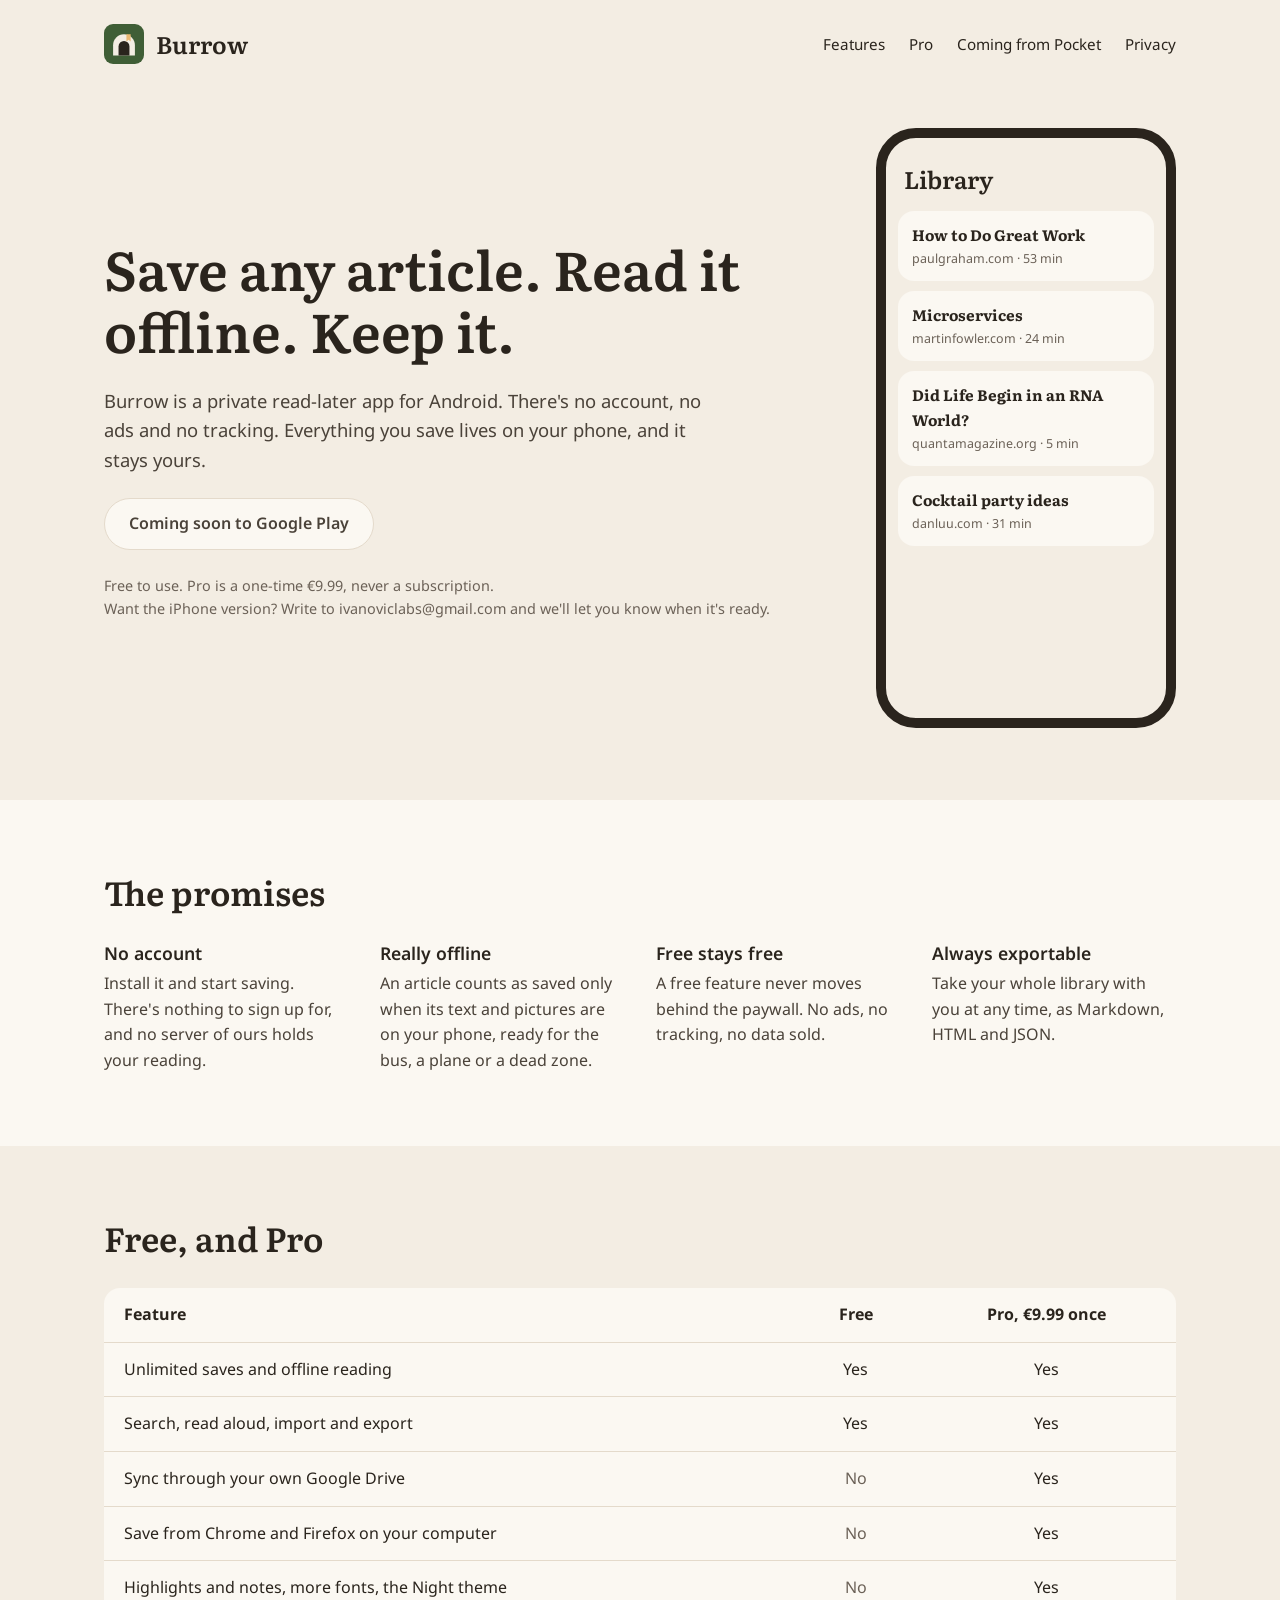
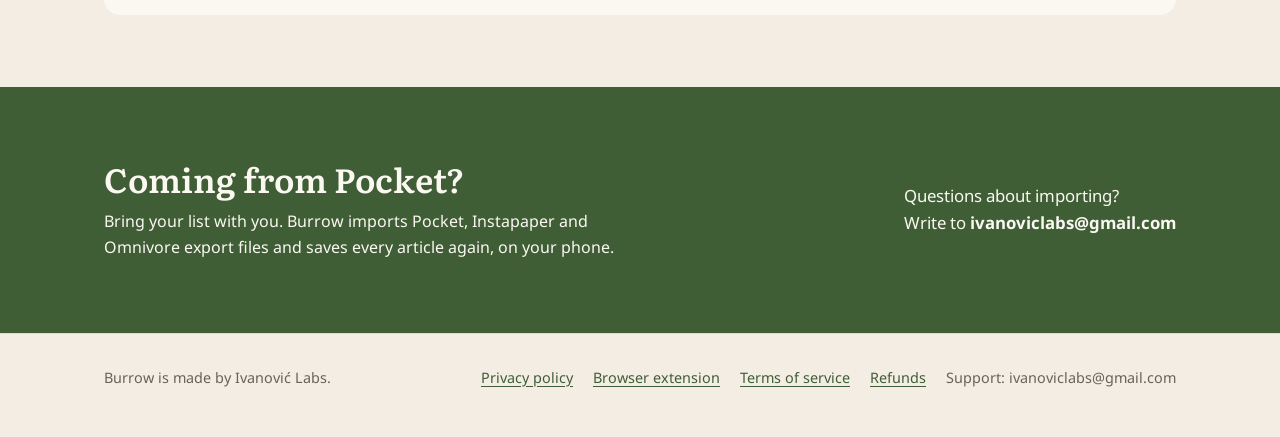
<file: index.html>
<!doctype html>
<html lang="en">
<head>
<meta charset="utf-8">
<meta name="viewport" content="width=device-width, initial-scale=1">
<title>Burrow: Read Later, Offline</title>
<meta name="description" content="A private read-later app for Android. Save any article, read it offline, keep your library. No account, no ads, no tracking.">
<link rel="icon" href="data:image/svg+xml,%3Csvg xmlns=%22http://www.w3.org/2000/svg%22 viewBox=%220 0 132 132%22%3E%3Crect width=%22132%22 height=%22132%22 rx=%2230%22 fill=%22%233F5E36%22/%3E%3Cpath d=%22M30 104 V70 a36 36 0 0 1 72 0 V104 Z%22 fill=%22%23F3EDE3%22/%3E%3Cpath d=%22M48 104 V74 a18 18 0 0 1 36 0 V104 Z%22 fill=%22%232A241D%22/%3E%3Cpath d=%22M74 34 h14 v24 l-7 -6 l-7 6 Z%22 fill=%22%23E9B872%22/%3E%3C/svg%3E">
<link rel="canonical" href="https://burrowreader.com/">
<link rel="stylesheet" href="style.css">
</head>
<body>
<header class="site-header"><div class="wrap"><a class="brand" href="./"><svg width="40" height="40" viewBox="0 0 132 132" aria-hidden="true"><rect width="132" height="132" rx="30" fill="#3F5E36"/><path d="M30 104 V70 a36 36 0 0 1 72 0 V104 Z" fill="#F3EDE3"/><path d="M48 104 V74 a18 18 0 0 1 36 0 V104 Z" fill="#2A241D"/><path d="M74 34 h14 v24 l-7 -6 l-7 6 Z" fill="#E9B872"/></svg><span>Burrow</span></a><nav class="site-nav" aria-label="Site"><a href="./#promises">Features</a><a href="./#pro">Pro</a><a href="./#pocket">Coming from Pocket</a><a href="privacy.html">Privacy</a></nav></div></header>
<main>
<section class="hero">
<div class="wrap">
<div class="hero-text">
<h1>Save any article. Read it offline. Keep it.</h1>
<p class="lede">Burrow is a private read-later app for Android. There's no account, no ads and no tracking. Everything you save lives on your phone, and it stays yours.</p>
<div class="actions">
<span class="status">Coming soon to Google Play</span>
</div>
<p class="small">Free to use. Pro is a one-time €9.99, never a subscription.<br>Want the iPhone version? Write to ivanoviclabs@gmail.com and we'll let you know when it's ready.</p>
</div>
<div class="phone" role="img" aria-label="Burrow's library on a phone, showing saved articles with their site and reading time">
<p class="phone-title">Library</p>
<div class="phone-rows">
<div class="row"><b>How to Do Great Work</b><span>paulgraham.com · 53 min</span></div>
<div class="row"><b>Microservices</b><span>martinfowler.com · 24 min</span></div>
<div class="row"><b>Did Life Begin in an RNA World?</b><span>quantamagazine.org · 5 min</span></div>
<div class="row"><b>Cocktail party ideas</b><span>danluu.com · 31 min</span></div>
</div>
</div>
</div>
</section>

<section class="section band" id="promises">
<div class="wrap">
<h2>The promises</h2>
<div class="promises">
<div><h3>No account</h3><p>Install it and start saving. There's nothing to sign up for, and no server of ours holds your reading.</p></div>
<div><h3>Really offline</h3><p>An article counts as saved only when its text and pictures are on your phone, ready for the bus, a plane or a dead zone.</p></div>
<div><h3>Free stays free</h3><p>A free feature never moves behind the paywall. No ads, no tracking, no data sold.</p></div>
<div><h3>Always exportable</h3><p>Take your whole library with you at any time, as Markdown, HTML and JSON.</p></div>
</div>
</div>
</section>

<section class="section" id="pro">
<div class="wrap">
<h2>Free, and Pro</h2>
<div class="table-box">
<table>
<thead><tr><th scope="col">Feature</th><th scope="col">Free</th><th scope="col">Pro, €9.99 once</th></tr></thead>
<tbody>
<tr><td>Unlimited saves and offline reading</td><td>Yes</td><td>Yes</td></tr>
<tr><td>Search, read aloud, import and export</td><td>Yes</td><td>Yes</td></tr>
<tr><td>Sync through your own Google Drive</td><td class="no">No</td><td>Yes</td></tr>
<tr><td>Save from Chrome and Firefox on your computer</td><td class="no">No</td><td>Yes</td></tr>
<tr><td>Highlights and notes, more fonts, the Night theme</td><td class="no">No</td><td>Yes</td></tr>
</tbody>
</table>
</div>
</div>
</section>

<section class="section moss-band" id="pocket">
<div class="wrap">
<div>
<h2>Coming from Pocket?</h2>
<p>Bring your list with you. Burrow imports Pocket, Instapaper and Omnivore export files and saves every article again, on your phone.</p>
</div>
<p class="contact">Questions about importing?<br>Write to <strong>ivanoviclabs@gmail.com</strong></p>
</div>
</section>
</main>
<footer class="site-footer"><div class="wrap"><span>Burrow is made by Ivanović Labs.</span><nav aria-label="Footer"><a href="privacy.html">Privacy policy</a><a href="extension/">Browser extension</a><a href="terms.html">Terms of service</a><a href="refunds.html">Refunds</a><span>Support: ivanoviclabs@gmail.com</span></nav></div></footer>
</body>
</html>
</file>
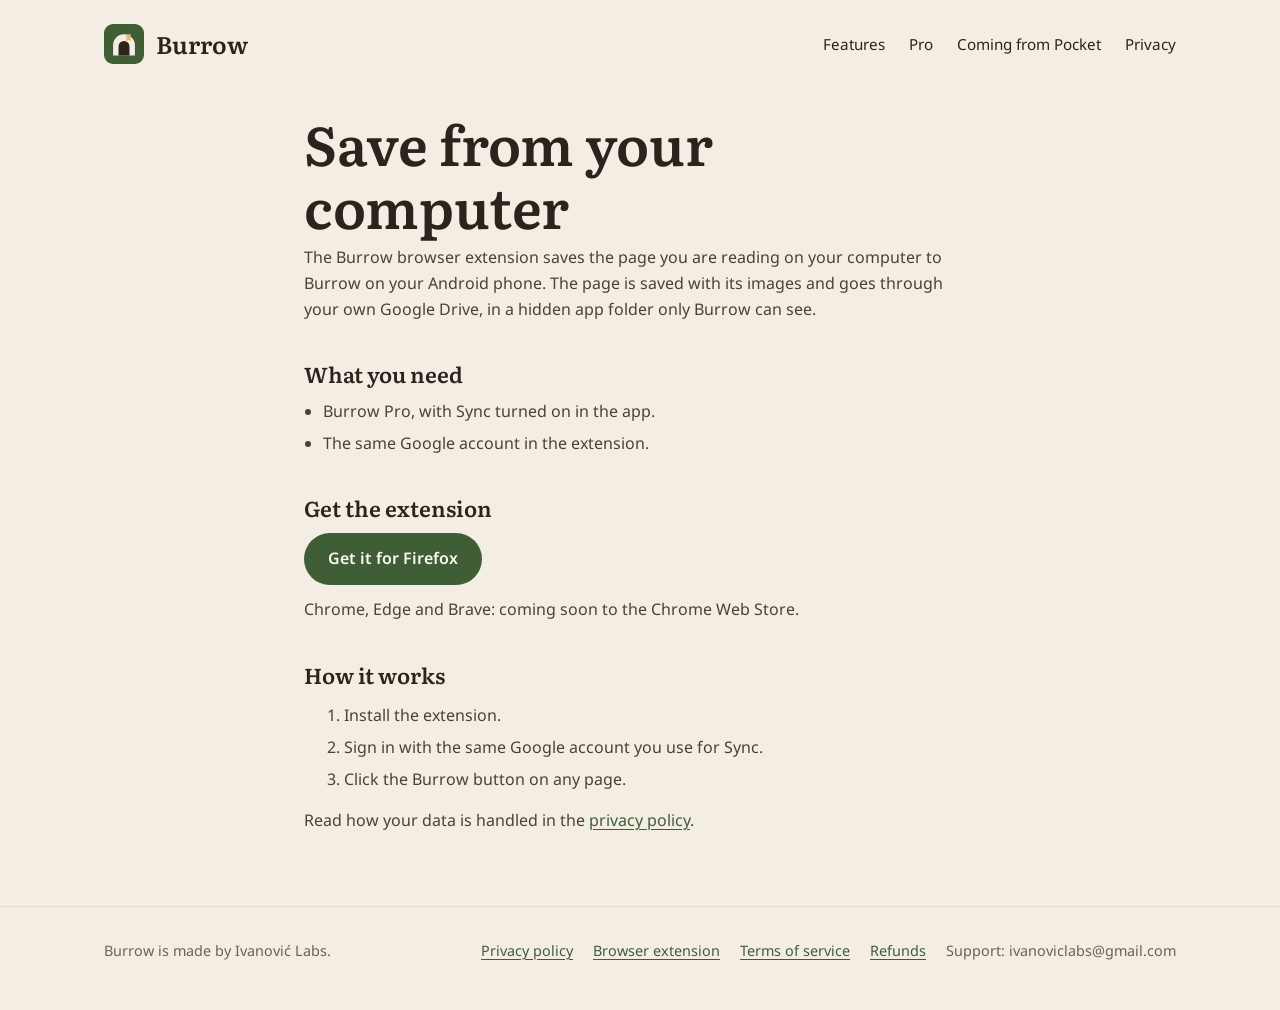
<file: extension/index.html>
<!doctype html>
<html lang="en">
<head>
<meta charset="utf-8">
<meta name="viewport" content="width=device-width, initial-scale=1">
<title>Save from your computer · Burrow</title>
<link rel="icon" href="data:image/svg+xml,%3Csvg xmlns=%22http://www.w3.org/2000/svg%22 viewBox=%220 0 132 132%22%3E%3Crect width=%22132%22 height=%22132%22 rx=%2230%22 fill=%22%233F5E36%22/%3E%3Cpath d=%22M30 104 V70 a36 36 0 0 1 72 0 V104 Z%22 fill=%22%23F3EDE3%22/%3E%3Cpath d=%22M48 104 V74 a18 18 0 0 1 36 0 V104 Z%22 fill=%22%232A241D%22/%3E%3Cpath d=%22M74 34 h14 v24 l-7 -6 l-7 6 Z%22 fill=%22%23E9B872%22/%3E%3C/svg%3E">
<link rel="canonical" href="https://burrowreader.com/extension/">
<link rel="stylesheet" href="/style.css">
</head>
<body>
<header class="site-header"><div class="wrap"><a class="brand" href="/"><svg width="40" height="40" viewBox="0 0 132 132" aria-hidden="true"><rect width="132" height="132" rx="30" fill="#3F5E36"/><path d="M30 104 V70 a36 36 0 0 1 72 0 V104 Z" fill="#F3EDE3"/><path d="M48 104 V74 a18 18 0 0 1 36 0 V104 Z" fill="#2A241D"/><path d="M74 34 h14 v24 l-7 -6 l-7 6 Z" fill="#E9B872"/></svg><span>Burrow</span></a><nav class="site-nav" aria-label="Site"><a href="/#promises">Features</a><a href="/#pro">Pro</a><a href="/#pocket">Coming from Pocket</a><a href="/privacy.html">Privacy</a></nav></div></header>
<main class="doc"><div class="wrap narrow">
<h1>Save from your computer</h1>
<p>The Burrow browser extension saves the page you are reading on your computer to Burrow on your Android phone. The page is saved with its images and goes through your own Google Drive, in a hidden app folder only Burrow can see.</p>
<h2>What you need</h2>
<ul>
<li>Burrow Pro, with Sync turned on in the app.</li>
<li>The same Google account in the extension.</li>
</ul>
<h2>Get the extension</h2>
<p><a class="button button-primary" href="https://addons.mozilla.org/firefox/addon/burrow/">Get it for Firefox</a></p>
<p>Chrome, Edge and Brave: coming soon to the Chrome Web Store.</p>
<h2>How it works</h2>
<ol>
<li>Install the extension.</li>
<li>Sign in with the same Google account you use for Sync.</li>
<li>Click the Burrow button on any page.</li>
</ol>
<p>Read how your data is handled in the <a href="/privacy.html">privacy policy</a>.</p>
</div></main>
<footer class="site-footer"><div class="wrap"><span>Burrow is made by Ivanović Labs.</span><nav aria-label="Footer"><a href="/privacy.html">Privacy policy</a><a href="/extension/">Browser extension</a><a href="/terms.html">Terms of service</a><a href="/refunds.html">Refunds</a><span>Support: ivanoviclabs@gmail.com</span></nav></div></footer>
</body>
</html>
</file>
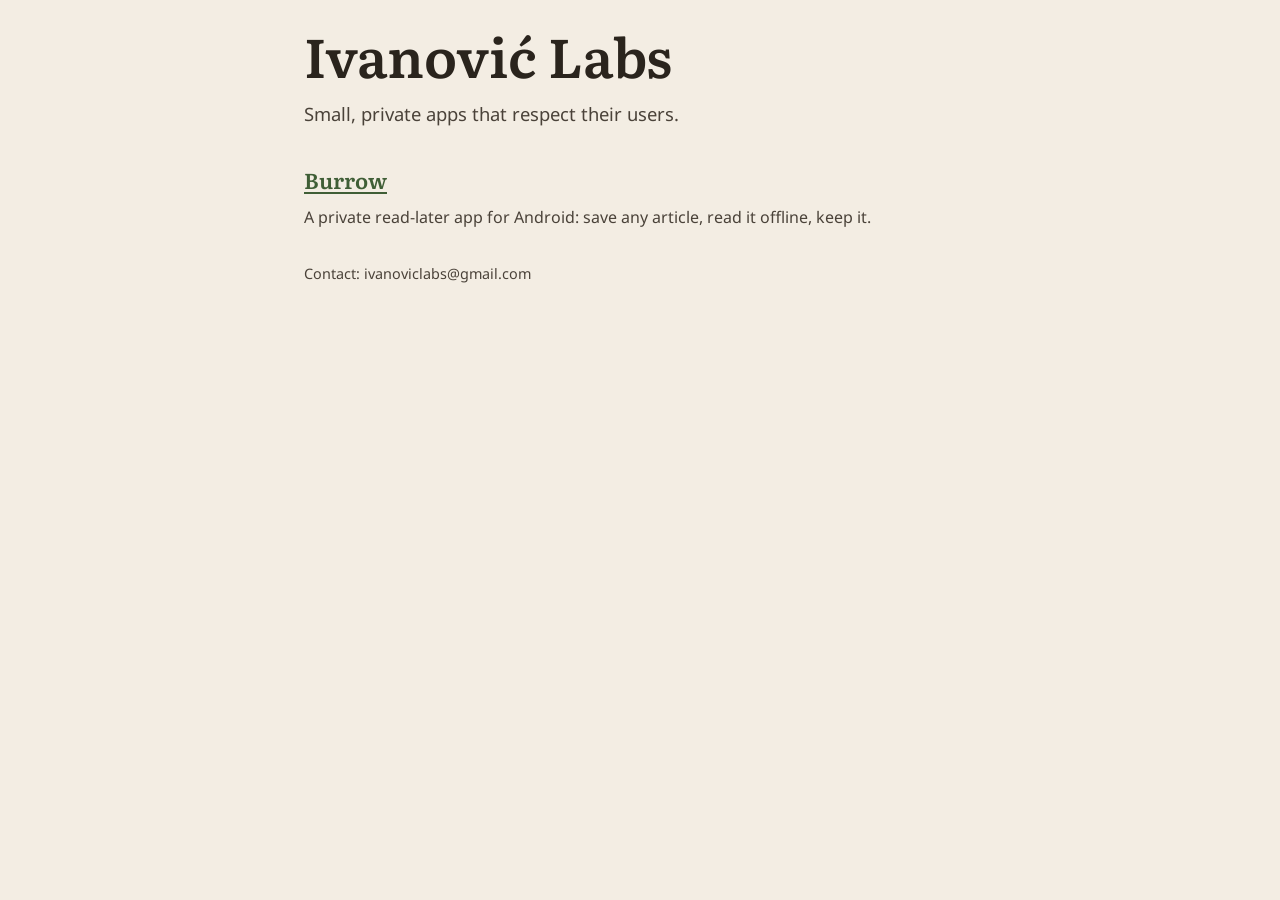
<file: labs/index.html>
<!doctype html>
<html lang="en">
<head>
<meta charset="utf-8">
<meta name="viewport" content="width=device-width, initial-scale=1">
<title>Ivanović Labs</title>
<link rel="canonical" href="https://burrowreader.com/labs/">
<link rel="stylesheet" href="/style.css">
</head>
<body>
<main class="doc"><div class="wrap narrow">
<h1>Ivanović Labs</h1>
<p class="lede" style="margin-top:12px">Small, private apps that respect their users.</p>
<h2><a href="/">Burrow</a></h2>
<p>A private read-later app for Android: save any article, read it offline, keep it.</p>
<p class="small" style="margin-top:32px">Contact: ivanoviclabs@gmail.com</p>
</div></main>
</body>
</html>
</file>
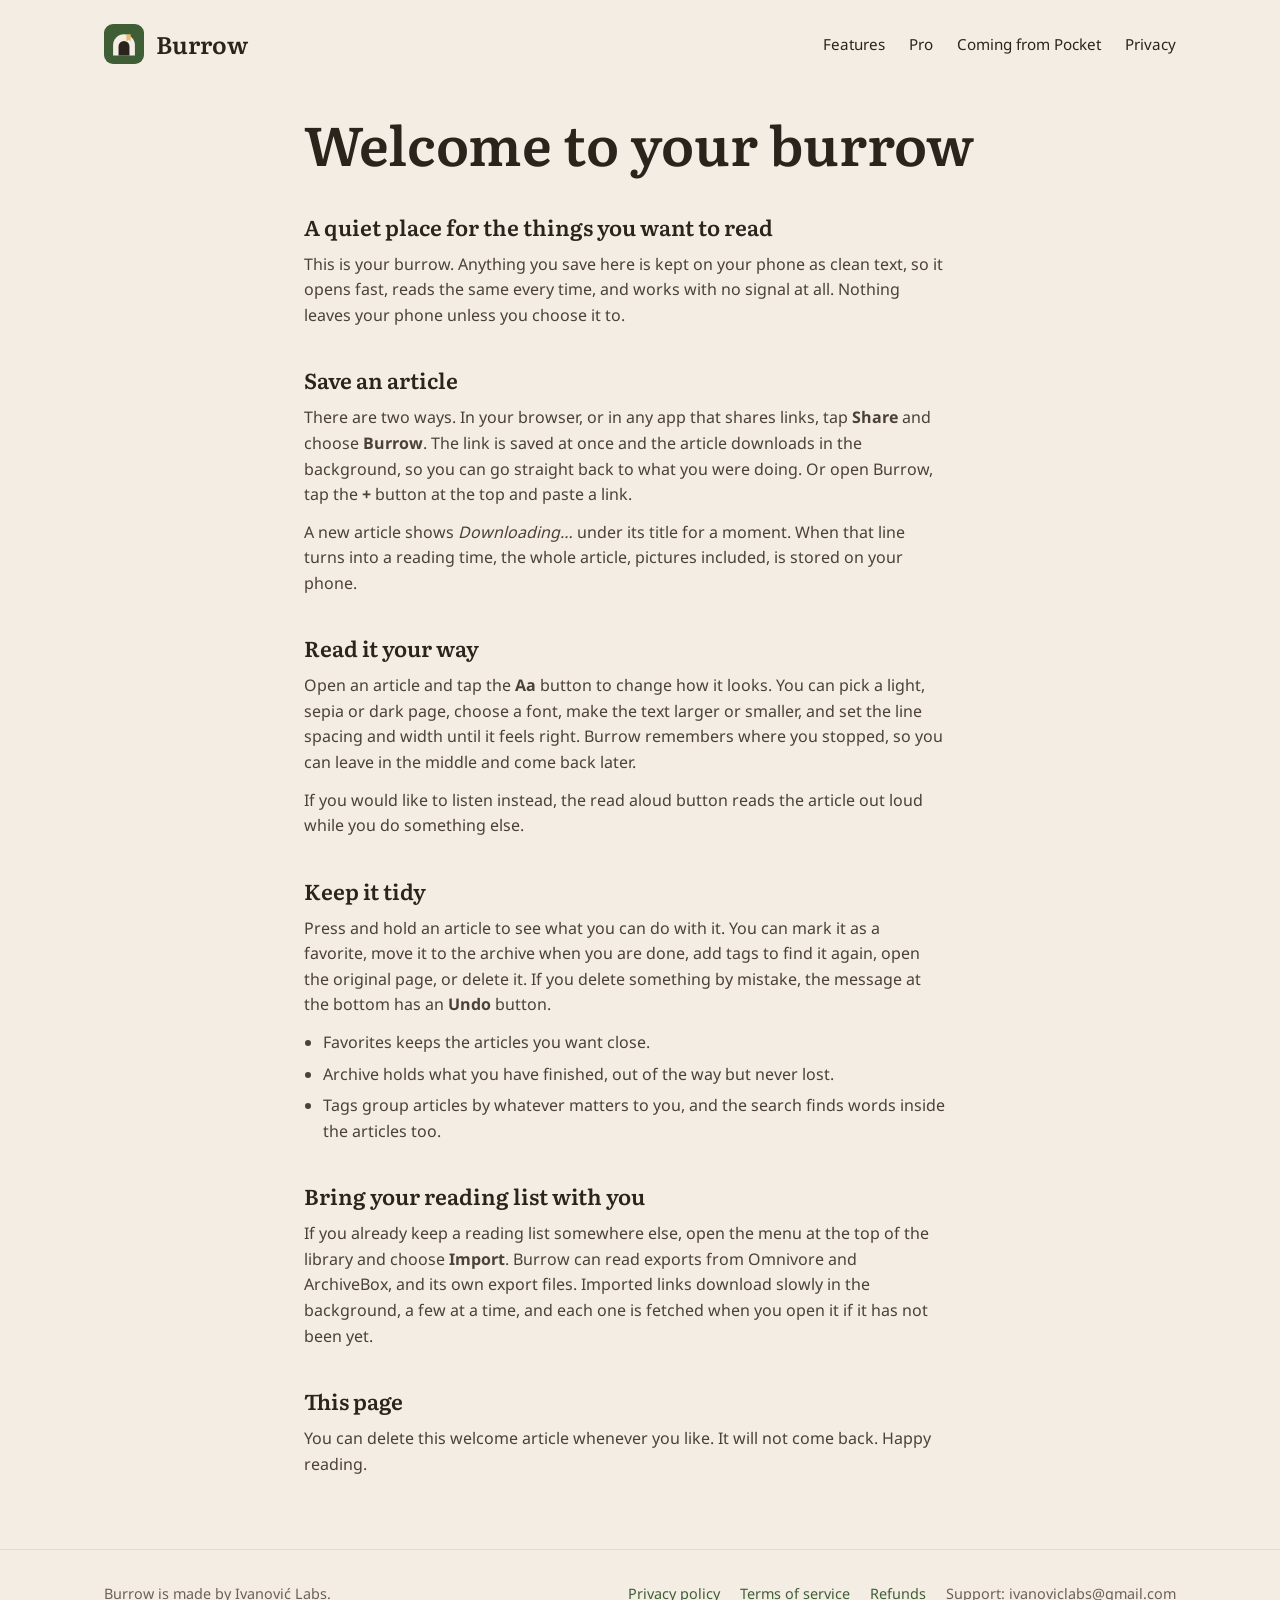
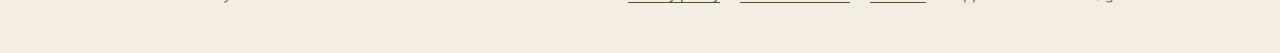
<file: welcome/index.html>
<!doctype html>
<html lang="en">
<head>
<meta charset="utf-8">
<meta name="viewport" content="width=device-width, initial-scale=1">
<title>Welcome to your burrow · Burrow</title>
<link rel="icon" href="data:image/svg+xml,%3Csvg xmlns=%22http://www.w3.org/2000/svg%22 viewBox=%220 0 132 132%22%3E%3Crect width=%22132%22 height=%22132%22 rx=%2230%22 fill=%22%233F5E36%22/%3E%3Cpath d=%22M30 104 V70 a36 36 0 0 1 72 0 V104 Z%22 fill=%22%23F3EDE3%22/%3E%3Cpath d=%22M48 104 V74 a18 18 0 0 1 36 0 V104 Z%22 fill=%22%232A241D%22/%3E%3Cpath d=%22M74 34 h14 v24 l-7 -6 l-7 6 Z%22 fill=%22%23E9B872%22/%3E%3C/svg%3E">
<link rel="canonical" href="https://burrowreader.com/welcome/">
<link rel="stylesheet" href="/style.css">
</head>
<body>
<header class="site-header"><div class="wrap"><a class="brand" href="/"><svg width="40" height="40" viewBox="0 0 132 132" aria-hidden="true"><rect width="132" height="132" rx="30" fill="#3F5E36"/><path d="M30 104 V70 a36 36 0 0 1 72 0 V104 Z" fill="#F3EDE3"/><path d="M48 104 V74 a18 18 0 0 1 36 0 V104 Z" fill="#2A241D"/><path d="M74 34 h14 v24 l-7 -6 l-7 6 Z" fill="#E9B872"/></svg><span>Burrow</span></a><nav class="site-nav" aria-label="Site"><a href="/#promises">Features</a><a href="/#pro">Pro</a><a href="/#pocket">Coming from Pocket</a><a href="/privacy.html">Privacy</a></nav></div></header>
<main class="doc"><div class="wrap narrow">
<h1>Welcome to your burrow</h1>
<h2>A quiet place for the things you want to read</h2>
<p>This is your burrow. Anything you save here is kept on your phone as clean text, so it opens fast, reads the same every time, and works with no signal at all. Nothing leaves your phone unless you choose it to.</p>
<h2>Save an article</h2>
<p>There are two ways. In your browser, or in any app that shares links, tap <strong>Share</strong> and choose <strong>Burrow</strong>. The link is saved at once and the article downloads in the background, so you can go straight back to what you were doing. Or open Burrow, tap the <strong>+</strong> button at the top and paste a link.</p>
<p>A new article shows <em>Downloading…</em> under its title for a moment. When that line turns into a reading time, the whole article, pictures included, is stored on your phone.</p>
<h2>Read it your way</h2>
<p>Open an article and tap the <strong>Aa</strong> button to change how it looks. You can pick a light, sepia or dark page, choose a font, make the text larger or smaller, and set the line spacing and width until it feels right. Burrow remembers where you stopped, so you can leave in the middle and come back later.</p>
<p>If you would like to listen instead, the read aloud button reads the article out loud while you do something else.</p>
<h2>Keep it tidy</h2>
<p>Press and hold an article to see what you can do with it. You can mark it as a favorite, move it to the archive when you are done, add tags to find it again, open the original page, or delete it. If you delete something by mistake, the message at the bottom has an <strong>Undo</strong> button.</p>
<ul>
<li>Favorites keeps the articles you want close.</li>
<li>Archive holds what you have finished, out of the way but never lost.</li>
<li>Tags group articles by whatever matters to you, and the search finds words inside the articles too.</li>
</ul>
<h2>Bring your reading list with you</h2>
<p>If you already keep a reading list somewhere else, open the menu at the top of the library and choose <strong>Import</strong>. Burrow can read exports from Omnivore and ArchiveBox, and its own export files. Imported links download slowly in the background, a few at a time, and each one is fetched when you open it if it has not been yet.</p>
<h2>This page</h2>
<p>You can delete this welcome article whenever you like. It will not come back. Happy reading.</p>
</div></main>
<footer class="site-footer"><div class="wrap"><span>Burrow is made by Ivanović Labs.</span><nav aria-label="Footer"><a href="/privacy.html">Privacy policy</a><a href="/terms.html">Terms of service</a><a href="/refunds.html">Refunds</a><span>Support: ivanoviclabs@gmail.com</span></nav></div></footer>
</body>
</html>
</file>
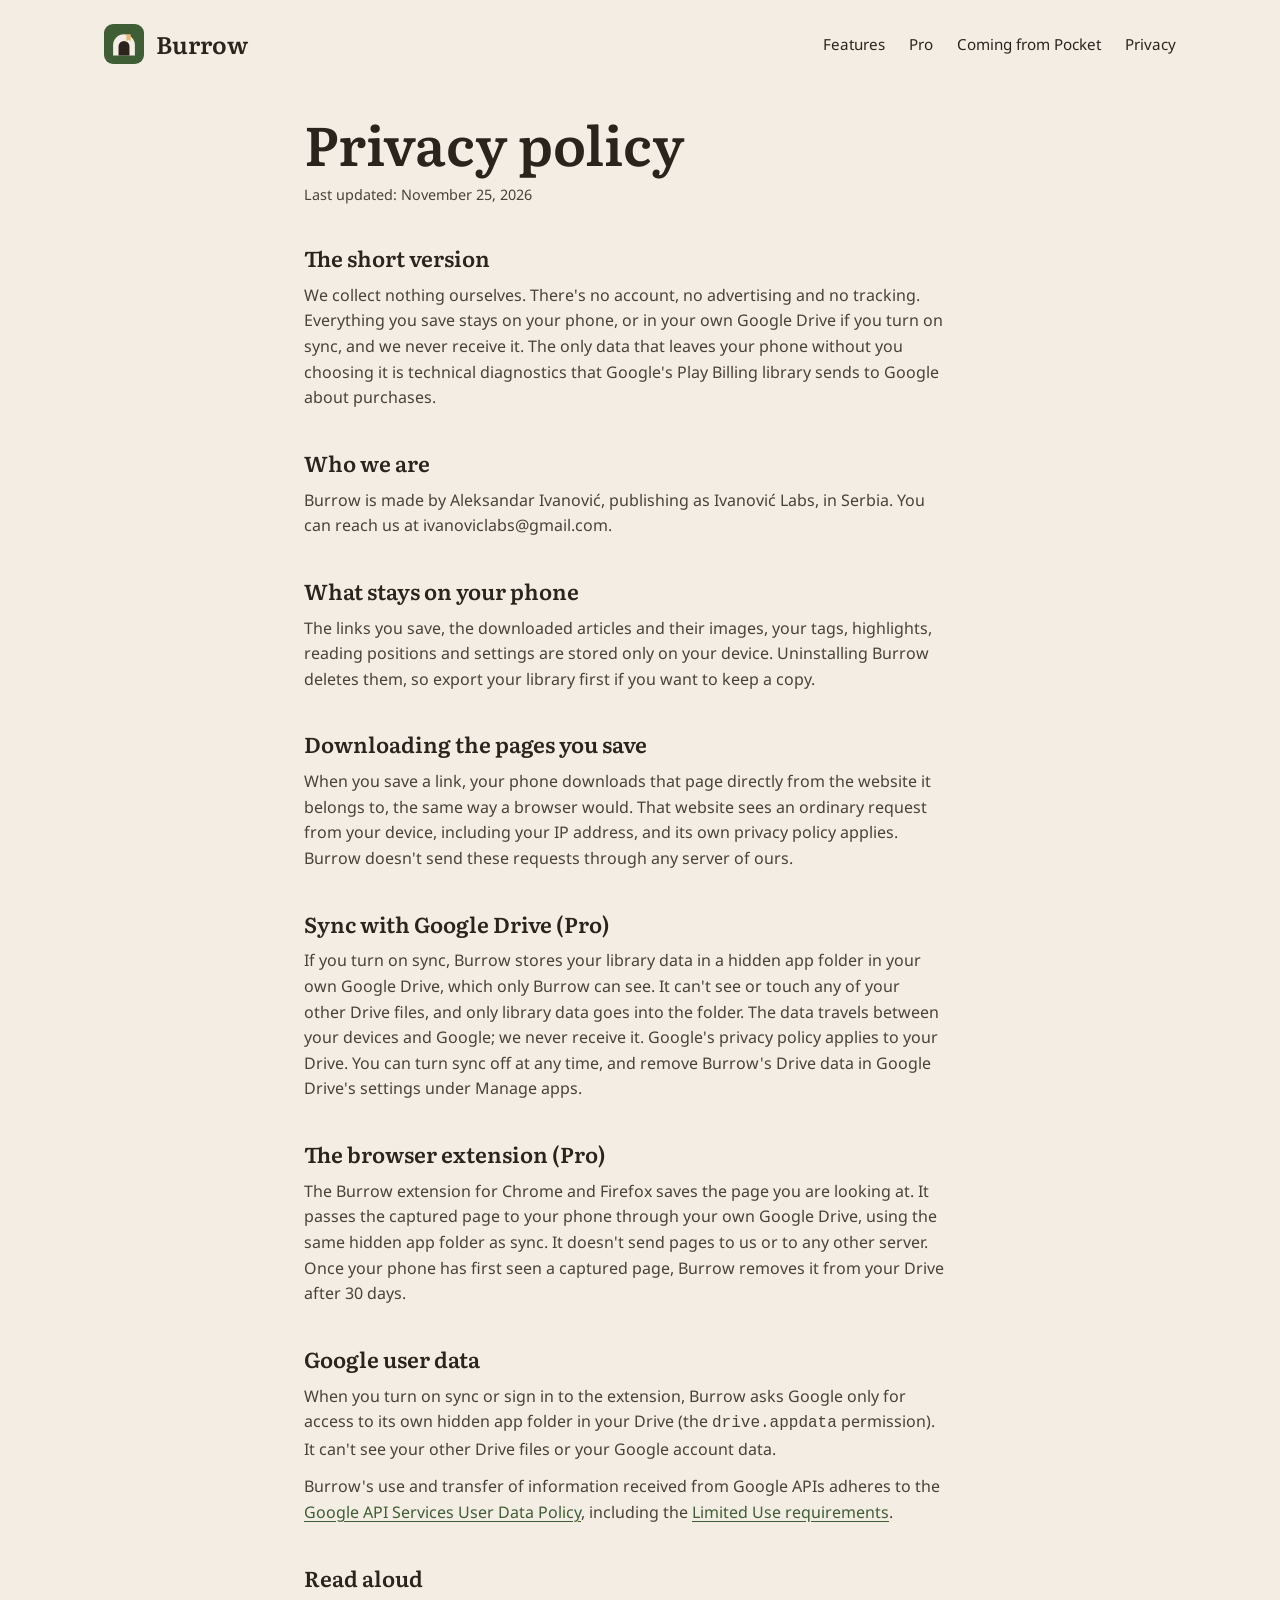
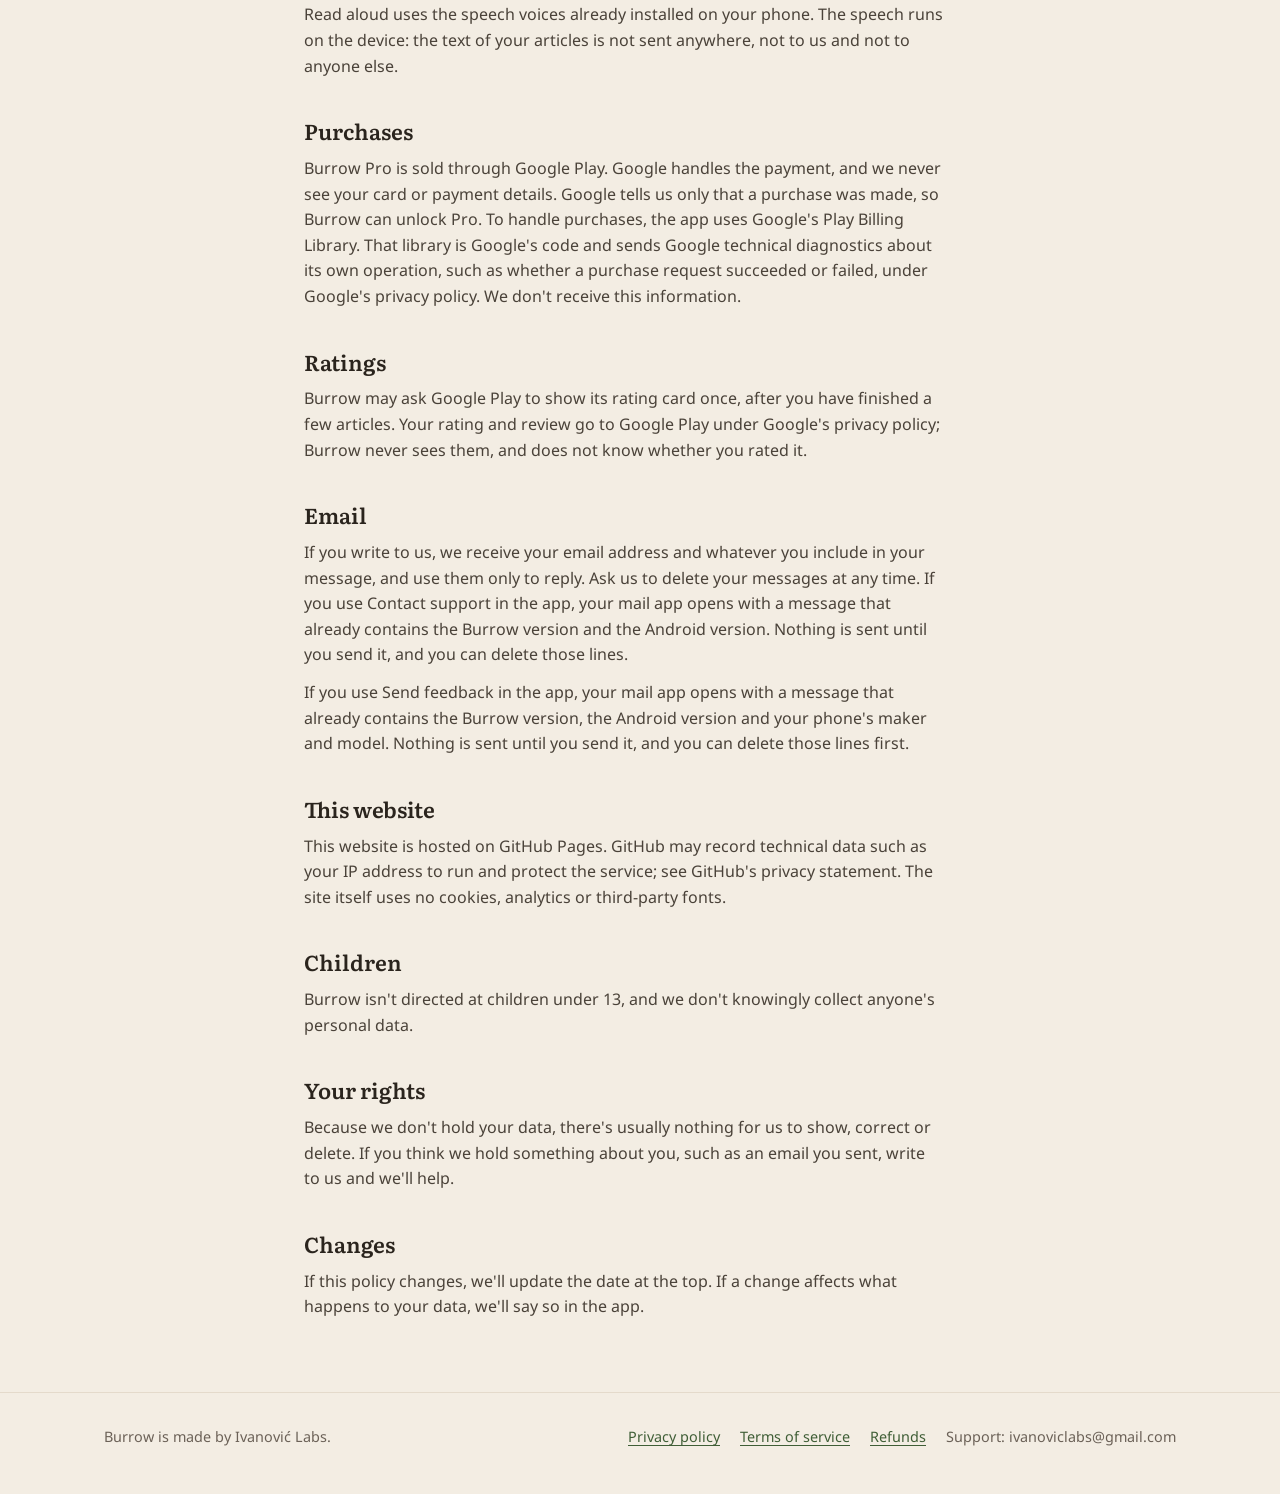
<file: privacy.html>
<!doctype html>
<html lang="en">
<head>
<meta charset="utf-8">
<meta name="viewport" content="width=device-width, initial-scale=1">
<title>Privacy policy · Burrow</title>
<link rel="icon" href="data:image/svg+xml,%3Csvg xmlns=%22http://www.w3.org/2000/svg%22 viewBox=%220 0 132 132%22%3E%3Crect width=%22132%22 height=%22132%22 rx=%2230%22 fill=%22%233F5E36%22/%3E%3Cpath d=%22M30 104 V70 a36 36 0 0 1 72 0 V104 Z%22 fill=%22%23F3EDE3%22/%3E%3Cpath d=%22M48 104 V74 a18 18 0 0 1 36 0 V104 Z%22 fill=%22%232A241D%22/%3E%3Cpath d=%22M74 34 h14 v24 l-7 -6 l-7 6 Z%22 fill=%22%23E9B872%22/%3E%3C/svg%3E">
<link rel="canonical" href="https://burrowreader.com/privacy.html">
<link rel="stylesheet" href="style.css">
</head>
<body>
<header class="site-header"><div class="wrap"><a class="brand" href="./"><svg width="40" height="40" viewBox="0 0 132 132" aria-hidden="true"><rect width="132" height="132" rx="30" fill="#3F5E36"/><path d="M30 104 V70 a36 36 0 0 1 72 0 V104 Z" fill="#F3EDE3"/><path d="M48 104 V74 a18 18 0 0 1 36 0 V104 Z" fill="#2A241D"/><path d="M74 34 h14 v24 l-7 -6 l-7 6 Z" fill="#E9B872"/></svg><span>Burrow</span></a><nav class="site-nav" aria-label="Site"><a href="./#promises">Features</a><a href="./#pro">Pro</a><a href="./#pocket">Coming from Pocket</a><a href="privacy.html">Privacy</a></nav></div></header>
<main class="doc"><div class="wrap narrow">
<h1>Privacy policy</h1>
<p class="small">Last updated: November 25, 2026</p>

<h2>The short version</h2>
<p>We collect nothing ourselves. There's no account, no advertising and no tracking. Everything you save stays on your phone, or in your own Google Drive if you turn on sync, and we never receive it. The only data that leaves your phone without you choosing it is technical diagnostics that Google's Play Billing library sends to Google about purchases.</p>

<h2>Who we are</h2>
<p>Burrow is made by Aleksandar Ivanović, publishing as Ivanović Labs, in Serbia. You can reach us at ivanoviclabs@gmail.com.</p>

<h2>What stays on your phone</h2>
<p>The links you save, the downloaded articles and their images, your tags, highlights, reading positions and settings are stored only on your device. Uninstalling Burrow deletes them, so export your library first if you want to keep a copy.</p>

<h2>Downloading the pages you save</h2>
<p>When you save a link, your phone downloads that page directly from the website it belongs to, the same way a browser would. That website sees an ordinary request from your device, including your IP address, and its own privacy policy applies. Burrow doesn't send these requests through any server of ours.</p>

<h2>Sync with Google Drive (Pro)</h2>
<p>If you turn on sync, Burrow stores your library data in a hidden app folder in your own Google Drive, which only Burrow can see. It can't see or touch any of your other Drive files, and only library data goes into the folder. The data travels between your devices and Google; we never receive it. Google's privacy policy applies to your Drive. You can turn sync off at any time, and remove Burrow's Drive data in Google Drive's settings under Manage apps.</p>

<h2>The browser extension (Pro)</h2>
<p>The Burrow extension for Chrome and Firefox saves the page you are looking at. It passes the captured page to your phone through your own Google Drive, using the same hidden app folder as sync. It doesn't send pages to us or to any other server. Once your phone has first seen a captured page, Burrow removes it from your Drive after 30 days.</p>

<h2>Google user data</h2>
<p>When you turn on sync or sign in to the extension, Burrow asks Google only for access to its own hidden app folder in your Drive (the <code>drive.appdata</code> permission). It can't see your other Drive files or your Google account data.</p>
<p>Burrow's use and transfer of information received from Google APIs adheres to the <a href="https://developers.google.com/terms/api-services-user-data-policy">Google API Services User Data Policy</a>, including the <a href="https://developers.google.com/terms/api-services-user-data-policy#limited-use">Limited Use requirements</a>.</p>

<h2>Read aloud</h2>
<p>Read aloud uses the speech voices already installed on your phone. The speech runs on the device: the text of your articles is not sent anywhere, not to us and not to anyone else.</p>

<h2>Purchases</h2>
<p>Burrow Pro is sold through Google Play. Google handles the payment, and we never see your card or payment details. Google tells us only that a purchase was made, so Burrow can unlock Pro. To handle purchases, the app uses Google's Play Billing Library. That library is Google's code and sends Google technical diagnostics about its own operation, such as whether a purchase request succeeded or failed, under Google's privacy policy. We don't receive this information.</p>

<h2>Ratings</h2>
<p>Burrow may ask Google Play to show its rating card once, after you have finished a few articles. Your rating and review go to Google Play under Google's privacy policy; Burrow never sees them, and does not know whether you rated it.</p>

<h2>Email</h2>
<p>If you write to us, we receive your email address and whatever you include in your message, and use them only to reply. Ask us to delete your messages at any time. If you use Contact support in the app, your mail app opens with a message that already contains the Burrow version and the Android version. Nothing is sent until you send it, and you can delete those lines.</p>
<p>If you use Send feedback in the app, your mail app opens with a message that already contains the Burrow version, the Android version and your phone's maker and model. Nothing is sent until you send it, and you can delete those lines first.</p>

<h2>This website</h2>
<p>This website is hosted on GitHub Pages. GitHub may record technical data such as your IP address to run and protect the service; see GitHub's privacy statement. The site itself uses no cookies, analytics or third-party fonts.</p>

<h2>Children</h2>
<p>Burrow isn't directed at children under 13, and we don't knowingly collect anyone's personal data.</p>

<h2>Your rights</h2>
<p>Because we don't hold your data, there's usually nothing for us to show, correct or delete. If you think we hold something about you, such as an email you sent, write to us and we'll help.</p>

<h2>Changes</h2>
<p>If this policy changes, we'll update the date at the top. If a change affects what happens to your data, we'll say so in the app.</p>
</div></main>
<footer class="site-footer"><div class="wrap"><span>Burrow is made by Ivanović Labs.</span><nav aria-label="Footer"><a href="privacy.html">Privacy policy</a><a href="terms.html">Terms of service</a><a href="refunds.html">Refunds</a><span>Support: ivanoviclabs@gmail.com</span></nav></div></footer>
</body>
</html>
</file>
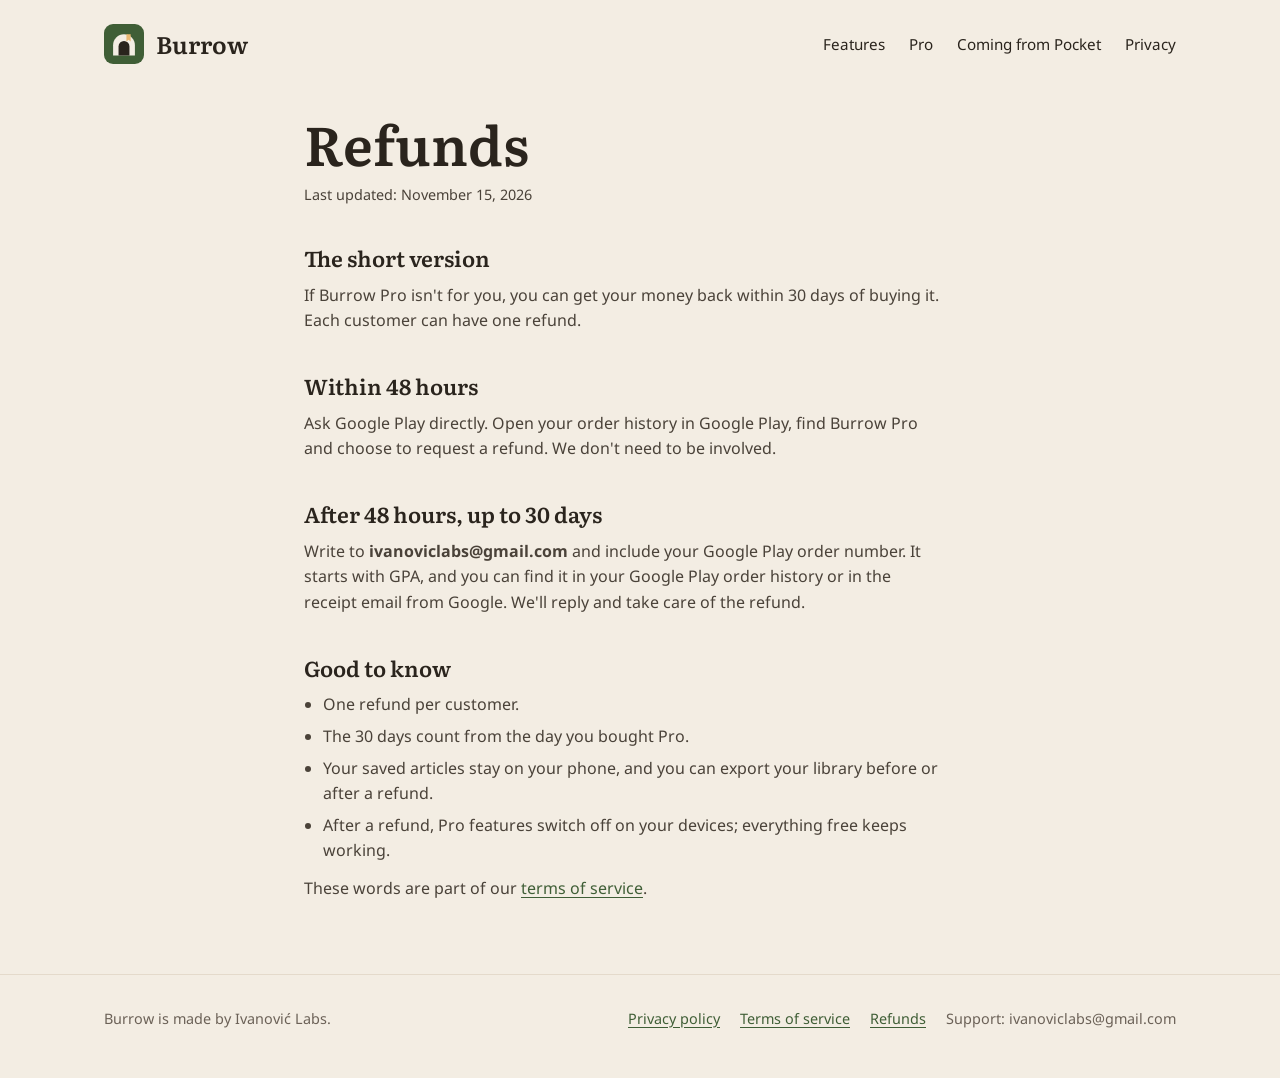
<file: refunds.html>
<!doctype html>
<html lang="en">
<head>
<meta charset="utf-8">
<meta name="viewport" content="width=device-width, initial-scale=1">
<title>Refunds · Burrow</title>
<link rel="icon" href="data:image/svg+xml,%3Csvg xmlns=%22http://www.w3.org/2000/svg%22 viewBox=%220 0 132 132%22%3E%3Crect width=%22132%22 height=%22132%22 rx=%2230%22 fill=%22%233F5E36%22/%3E%3Cpath d=%22M30 104 V70 a36 36 0 0 1 72 0 V104 Z%22 fill=%22%23F3EDE3%22/%3E%3Cpath d=%22M48 104 V74 a18 18 0 0 1 36 0 V104 Z%22 fill=%22%232A241D%22/%3E%3Cpath d=%22M74 34 h14 v24 l-7 -6 l-7 6 Z%22 fill=%22%23E9B872%22/%3E%3C/svg%3E">
<link rel="canonical" href="https://burrowreader.com/refunds.html">
<link rel="stylesheet" href="style.css">
</head>
<body>
<header class="site-header"><div class="wrap"><a class="brand" href="./"><svg width="40" height="40" viewBox="0 0 132 132" aria-hidden="true"><rect width="132" height="132" rx="30" fill="#3F5E36"/><path d="M30 104 V70 a36 36 0 0 1 72 0 V104 Z" fill="#F3EDE3"/><path d="M48 104 V74 a18 18 0 0 1 36 0 V104 Z" fill="#2A241D"/><path d="M74 34 h14 v24 l-7 -6 l-7 6 Z" fill="#E9B872"/></svg><span>Burrow</span></a><nav class="site-nav" aria-label="Site"><a href="./#promises">Features</a><a href="./#pro">Pro</a><a href="./#pocket">Coming from Pocket</a><a href="privacy.html">Privacy</a></nav></div></header>
<main class="doc"><div class="wrap narrow">
<h1>Refunds</h1>
<p class="small">Last updated: November 15, 2026</p>

<h2>The short version</h2>
<p>If Burrow Pro isn't for you, you can get your money back within 30 days of buying it. Each customer can have one refund.</p>

<h2>Within 48 hours</h2>
<p>Ask Google Play directly. Open your order history in Google Play, find Burrow Pro and choose to request a refund. We don't need to be involved.</p>

<h2>After 48 hours, up to 30 days</h2>
<p>Write to <strong>ivanoviclabs@gmail.com</strong> and include your Google Play order number. It starts with GPA, and you can find it in your Google Play order history or in the receipt email from Google. We'll reply and take care of the refund.</p>

<h2>Good to know</h2>
<ul>
<li>One refund per customer.</li>
<li>The 30 days count from the day you bought Pro.</li>
<li>Your saved articles stay on your phone, and you can export your library before or after a refund.</li>
<li>After a refund, Pro features switch off on your devices; everything free keeps working.</li>
</ul>
<p style="margin-top:12px">These words are part of our <a href="terms.html#refunds">terms of service</a>.</p>
</div></main>
<footer class="site-footer"><div class="wrap"><span>Burrow is made by Ivanović Labs.</span><nav aria-label="Footer"><a href="privacy.html">Privacy policy</a><a href="terms.html">Terms of service</a><a href="refunds.html">Refunds</a><span>Support: ivanoviclabs@gmail.com</span></nav></div></footer>
</body>
</html>
</file>
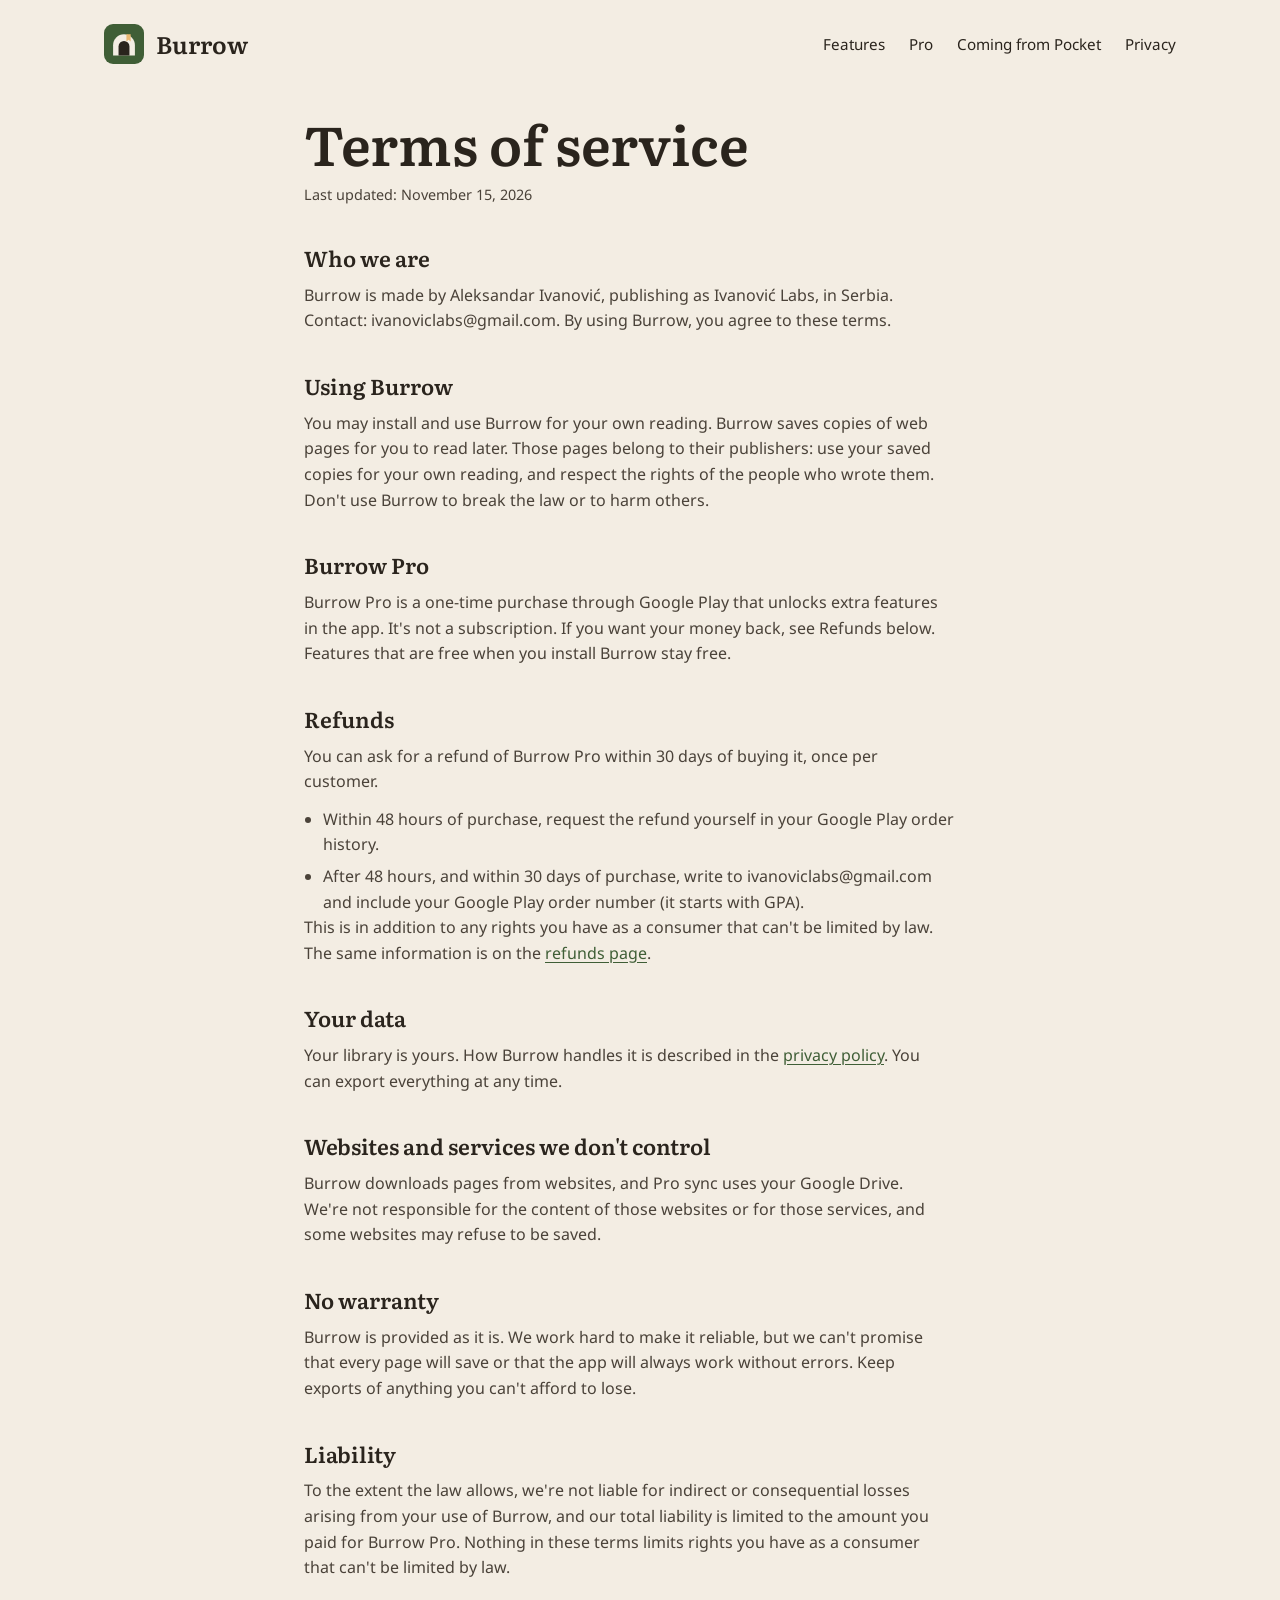
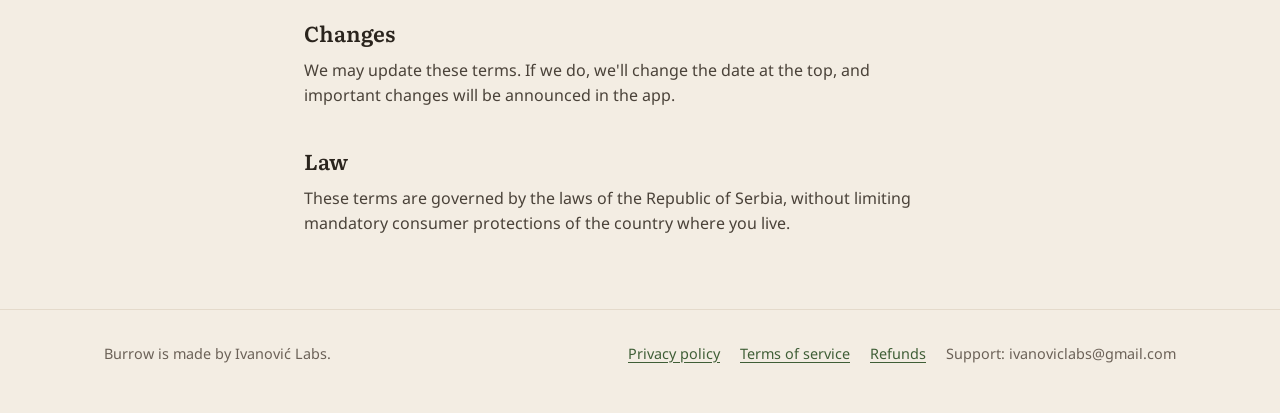
<file: terms.html>
<!doctype html>
<html lang="en">
<head>
<meta charset="utf-8">
<meta name="viewport" content="width=device-width, initial-scale=1">
<title>Terms of service · Burrow</title>
<link rel="icon" href="data:image/svg+xml,%3Csvg xmlns=%22http://www.w3.org/2000/svg%22 viewBox=%220 0 132 132%22%3E%3Crect width=%22132%22 height=%22132%22 rx=%2230%22 fill=%22%233F5E36%22/%3E%3Cpath d=%22M30 104 V70 a36 36 0 0 1 72 0 V104 Z%22 fill=%22%23F3EDE3%22/%3E%3Cpath d=%22M48 104 V74 a18 18 0 0 1 36 0 V104 Z%22 fill=%22%232A241D%22/%3E%3Cpath d=%22M74 34 h14 v24 l-7 -6 l-7 6 Z%22 fill=%22%23E9B872%22/%3E%3C/svg%3E">
<link rel="canonical" href="https://burrowreader.com/terms.html">
<link rel="stylesheet" href="style.css">
</head>
<body>
<header class="site-header"><div class="wrap"><a class="brand" href="./"><svg width="40" height="40" viewBox="0 0 132 132" aria-hidden="true"><rect width="132" height="132" rx="30" fill="#3F5E36"/><path d="M30 104 V70 a36 36 0 0 1 72 0 V104 Z" fill="#F3EDE3"/><path d="M48 104 V74 a18 18 0 0 1 36 0 V104 Z" fill="#2A241D"/><path d="M74 34 h14 v24 l-7 -6 l-7 6 Z" fill="#E9B872"/></svg><span>Burrow</span></a><nav class="site-nav" aria-label="Site"><a href="./#promises">Features</a><a href="./#pro">Pro</a><a href="./#pocket">Coming from Pocket</a><a href="privacy.html">Privacy</a></nav></div></header>
<main class="doc"><div class="wrap narrow">
<h1>Terms of service</h1>
<p class="small">Last updated: November 15, 2026</p>

<h2>Who we are</h2>
<p>Burrow is made by Aleksandar Ivanović, publishing as Ivanović Labs, in Serbia. Contact: ivanoviclabs@gmail.com. By using Burrow, you agree to these terms.</p>

<h2>Using Burrow</h2>
<p>You may install and use Burrow for your own reading. Burrow saves copies of web pages for you to read later. Those pages belong to their publishers: use your saved copies for your own reading, and respect the rights of the people who wrote them. Don't use Burrow to break the law or to harm others.</p>

<h2>Burrow Pro</h2>
<p>Burrow Pro is a one-time purchase through Google Play that unlocks extra features in the app. It's not a subscription. If you want your money back, see Refunds below. Features that are free when you install Burrow stay free.</p>

<h2 id="refunds">Refunds</h2>
<p>You can ask for a refund of Burrow Pro within 30 days of buying it, once per customer.</p>
<ul>
<li>Within 48 hours of purchase, request the refund yourself in your Google Play order history.</li>
<li>After 48 hours, and within 30 days of purchase, write to ivanoviclabs@gmail.com and include your Google Play order number (it starts with GPA).</li>
</ul>
<p>This is in addition to any rights you have as a consumer that can't be limited by law. The same information is on the <a href="refunds.html">refunds page</a>.</p>

<h2>Your data</h2>
<p>Your library is yours. How Burrow handles it is described in the <a href="privacy.html">privacy policy</a>. You can export everything at any time.</p>

<h2>Websites and services we don't control</h2>
<p>Burrow downloads pages from websites, and Pro sync uses your Google Drive. We're not responsible for the content of those websites or for those services, and some websites may refuse to be saved.</p>

<h2>No warranty</h2>
<p>Burrow is provided as it is. We work hard to make it reliable, but we can't promise that every page will save or that the app will always work without errors. Keep exports of anything you can't afford to lose.</p>

<h2>Liability</h2>
<p>To the extent the law allows, we're not liable for indirect or consequential losses arising from your use of Burrow, and our total liability is limited to the amount you paid for Burrow Pro. Nothing in these terms limits rights you have as a consumer that can't be limited by law.</p>

<h2>Changes</h2>
<p>We may update these terms. If we do, we'll change the date at the top, and important changes will be announced in the app.</p>

<h2>Law</h2>
<p>These terms are governed by the laws of the Republic of Serbia, without limiting mandatory consumer protections of the country where you live.</p>
</div></main>
<footer class="site-footer"><div class="wrap"><span>Burrow is made by Ivanović Labs.</span><nav aria-label="Footer"><a href="privacy.html">Privacy policy</a><a href="terms.html">Terms of service</a><a href="refunds.html">Refunds</a><span>Support: ivanoviclabs@gmail.com</span></nav></div></footer>
</body>
</html>
</file>
<file: style.css>
@font-face { font-family: "Literata"; font-style: normal; font-weight: 200 900; font-display: swap;
  src: url("fonts/literata-latin-wght-normal.woff2") format("woff2");
  unicode-range: U+0000-00FF,U+0131,U+0152-0153,U+02BB-02BC,U+02C6,U+02DA,U+02DC,U+0304,U+0308,U+0329,U+2000-206F,U+2074,U+20AC,U+2122,U+2191,U+2193,U+2212,U+2215,U+FEFF,U+FFFD; }
@font-face { font-family: "Literata"; font-style: normal; font-weight: 200 900; font-display: swap;
  src: url("fonts/literata-latin-ext-wght-normal.woff2") format("woff2");
  unicode-range: U+0100-02AF,U+0304,U+0308,U+0329,U+1E00-1E9F,U+1EF2-1EFF,U+2020,U+20A0-20AB,U+20AD-20C0,U+2113,U+2C60-2C7F,U+A720-A7FF; }
@font-face { font-family: "Noto Sans"; font-style: normal; font-weight: 100 900; font-display: swap;
  src: url("fonts/noto-sans-latin-wght-normal.woff2") format("woff2");
  unicode-range: U+0000-00FF,U+0131,U+0152-0153,U+02BB-02BC,U+02C6,U+02DA,U+02DC,U+0304,U+0308,U+0329,U+2000-206F,U+2074,U+20AC,U+2122,U+2191,U+2193,U+2212,U+2215,U+FEFF,U+FFFD; }
@font-face { font-family: "Noto Sans"; font-style: normal; font-weight: 100 900; font-display: swap;
  src: url("fonts/noto-sans-latin-ext-wght-normal.woff2") format("woff2");
  unicode-range: U+0100-02AF,U+0304,U+0308,U+0329,U+1E00-1E9F,U+1EF2-1EFF,U+2020,U+20A0-20AB,U+20AD-20C0,U+2113,U+2C60-2C7F,U+A720-A7FF; }

:root {
  color-scheme: light;
  --paper: #f3ede3; --card: #fbf8f2; --hairline: #e4dacb;
  --ink: #2a241d; --ink-soft: #4a4239; --ink-muted: #6b6157;
  --moss: #3f5e36; --on-moss: #fbf8f2; --lamp: #e9b872;
  --serif: "Literata", Georgia, serif; --sans: "Noto Sans", system-ui, sans-serif;
}
@media (prefers-color-scheme: dark) {
  :root:not([data-theme="light"]) {
    color-scheme: dark;
    --paper: #1e1a16; --card: #2a241e; --hairline: #3a322a;
    --ink: #efe7da; --ink-soft: #d6ccbd; --ink-muted: #b5aa9b;
    --moss: #9dba88; --on-moss: #1e1a16;
  }
}
*, *::before, *::after { box-sizing: border-box; }
html { -webkit-text-size-adjust: 100%; }
body { margin: 0; background: var(--paper); color: var(--ink); font-family: var(--sans); font-size: 1rem; line-height: 1.6; }
a { color: var(--moss); text-underline-offset: 3px; }
a:hover { color: var(--ink); }
:focus-visible { outline: 3px solid var(--moss); outline-offset: 3px; border-radius: 4px; }
.wrap { max-width: 1120px; margin: 0 auto; padding: 0 24px; }
.narrow { max-width: 720px; }

.site-header { padding: 24px 0; }
.site-header .wrap { display: flex; flex-wrap: wrap; gap: 16px; align-items: center; justify-content: space-between; }
.brand { display: flex; align-items: center; gap: 12px; text-decoration: none; color: var(--ink); }
.brand span { font-family: var(--serif); font-weight: 600; font-size: 1.5rem; }
.site-nav { display: flex; flex-wrap: wrap; gap: 8px 24px; font-size: 0.95rem; }
.site-nav a { color: var(--ink); text-decoration: none; padding: 8px 0; }
.site-nav a:hover { text-decoration: underline; }

h1, h2, h3 { font-family: var(--serif); font-weight: 600; line-height: 1.15; margin: 0; }
h1 { font-size: clamp(2.25rem, 5vw, 3.4rem); }
h2 { font-size: clamp(1.6rem, 3vw, 2.1rem); }
h3 { font-family: var(--sans); font-size: 1.1rem; }
p { margin: 0; }

.hero { padding: 40px 0 72px; }
.hero .wrap { display: flex; flex-wrap: wrap; gap: 56px; align-items: center; }
.hero-text { flex: 1 1 420px; min-width: 0; display: flex; flex-direction: column; gap: 24px; }
.lede { font-size: 1.15rem; color: var(--ink-soft); max-width: 34em; }
.actions { display: flex; flex-wrap: wrap; gap: 12px; align-items: center; }
.button { display: inline-flex; align-items: center; min-height: 52px; padding: 0 24px; border-radius: 26px; font-weight: 600; text-decoration: none; }
.button-primary { background: var(--moss); color: var(--on-moss); }
.button-primary:hover { color: var(--on-moss); filter: brightness(1.08); }
.button-quiet { border: 1px solid var(--moss); color: var(--moss); }
.status { display: inline-flex; align-items: center; min-height: 52px; padding: 0 24px; border-radius: 26px; background: var(--card); border: 1px solid var(--hairline); color: var(--ink-soft); font-weight: 600; }
.small { font-size: 0.9rem; color: var(--ink-muted); }

.phone { flex: 0 0 300px; margin: 0 auto; width: 300px; height: 600px; border: 10px solid var(--ink); border-radius: 40px; background: var(--paper); overflow: hidden; display: flex; flex-direction: column; }
.phone-title { padding: 22px 18px 12px; font-family: var(--serif); font-weight: 600; font-size: 1.5rem; }
.phone-rows { display: flex; flex-direction: column; gap: 10px; padding: 0 12px; }
.row { background: var(--card); border-radius: 16px; padding: 12px 14px; display: flex; flex-direction: column; gap: 2px; }
.row b { font-family: var(--serif); font-size: 0.95rem; }
.row span { font-size: 0.78rem; color: var(--ink-muted); }

.band { background: var(--card); }
.section { padding: 72px 0; }
.section .wrap { display: flex; flex-direction: column; gap: 32px; }
.promises { display: grid; grid-template-columns: repeat(auto-fit, minmax(230px, 1fr)); gap: 32px; }
.promises p { color: var(--ink-soft); margin-top: 8px; }

.table-box { overflow-x: auto; background: var(--card); border-radius: 16px; }
table { width: 100%; min-width: 520px; border-collapse: collapse; }
th, td { padding: 14px 20px; border-bottom: 1px solid var(--hairline); text-align: center; }
th:first-child, td:first-child { text-align: left; }
tbody tr:last-child td { border-bottom: 0; }
td.no { color: var(--ink-muted); }

.moss-band { background: var(--moss); color: var(--on-moss); }
.moss-band .wrap { flex-direction: row; flex-wrap: wrap; align-items: center; justify-content: space-between; }
.moss-band p { max-width: 34em; margin-top: 12px; }
.moss-band a.button { background: var(--on-moss); color: var(--moss); }

.doc { padding: 24px 0 72px; }
.doc h1 { margin-bottom: 8px; }
.doc h2 { font-size: 1.35rem; margin: 40px 0 12px; }
.doc p, .doc li { color: var(--ink-soft); max-width: 40em; }
.doc p + p { margin-top: 12px; }
.doc ul { padding-left: 1.2em; margin: 12px 0 0; }
.doc li + li { margin-top: 6px; }

.site-footer { padding: 32px 0 48px; border-top: 1px solid var(--hairline); }
.site-footer .wrap { display: flex; flex-wrap: wrap; gap: 16px 32px; justify-content: space-between; font-size: 0.9rem; color: var(--ink-muted); }
.site-footer nav { display: flex; flex-wrap: wrap; gap: 8px 20px; }
.moss-band .contact { margin-top: 0; font-size: 1.05rem; }
.moss-band .contact strong { user-select: all; }
</file>
